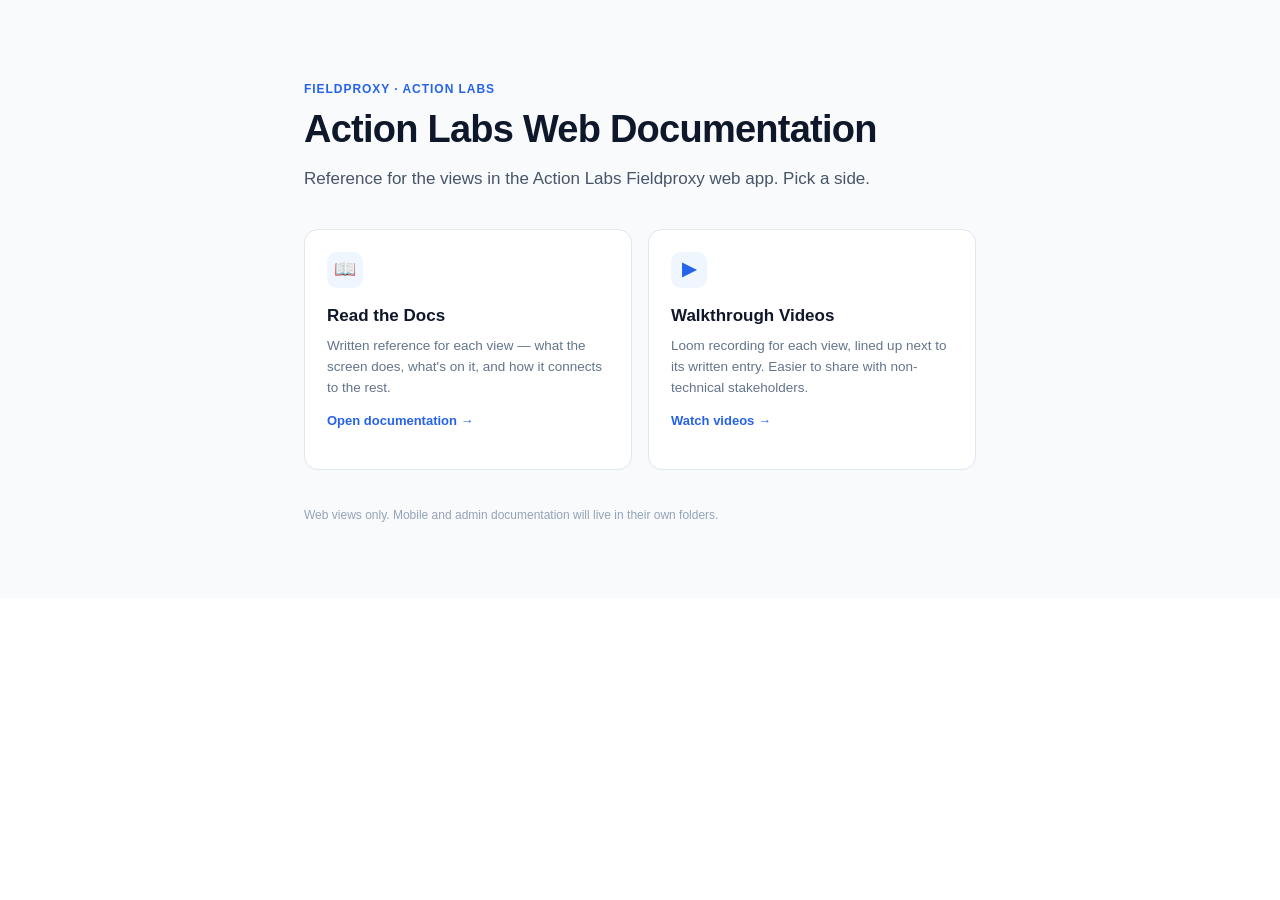
<file: index.html>
<!doctype html>
<html lang="en">
<head>
  <meta charset="utf-8" />
  <meta name="viewport" content="width=device-width, initial-scale=1" />
  <title>Action Labs — Documentation</title>
  <link rel="stylesheet" href="documentation/assets/style.css" />
  <style>
    body { background: #f8fafc; }
    .home-wrap {
      max-width: 720px;
      margin: 0 auto;
      padding: 80px 24px 60px;
    }
    .home-eyebrow {
      font-size: 12px;
      font-weight: 700;
      text-transform: uppercase;
      letter-spacing: 0.08em;
      color: #2563eb;
      margin: 0 0 8px;
    }
    .home-title {
      font-size: 38px;
      font-weight: 700;
      letter-spacing: -0.02em;
      color: #0f172a;
      margin: 0 0 14px;
      line-height: 1.15;
    }
    .home-lead {
      font-size: 17px;
      color: #475569;
      margin: 0 0 36px;
      line-height: 1.6;
    }
    .home-cards {
      display: grid;
      gap: 16px;
      grid-template-columns: 1fr 1fr;
    }
    @media (max-width: 640px) {
      .home-cards { grid-template-columns: 1fr; }
      .home-title { font-size: 30px; }
    }
    .home-card {
      display: block;
      padding: 22px 22px 24px;
      background: #fff;
      border: 1px solid #e2e8f0;
      border-radius: 14px;
      text-decoration: none;
      transition: border-color 150ms ease, transform 150ms ease, box-shadow 150ms ease;
    }
    .home-card:hover {
      border-color: #2563eb;
      transform: translateY(-1px);
      box-shadow: 0 8px 20px rgba(37, 99, 235, 0.10);
      text-decoration: none;
    }
    .home-card-icon {
      width: 36px; height: 36px;
      border-radius: 10px;
      background: #eff6ff;
      color: #2563eb;
      display: inline-flex; align-items: center; justify-content: center;
      font-size: 18px; font-weight: 700;
      margin-bottom: 14px;
    }
    .home-card-title {
      font-size: 17px;
      font-weight: 700;
      color: #0f172a;
      margin: 0 0 6px;
    }
    .home-card-desc {
      font-size: 13.5px;
      color: #64748b;
      margin: 0;
      line-height: 1.55;
    }
    .home-card-cta {
      margin-top: 12px;
      font-size: 13px;
      font-weight: 600;
      color: #2563eb;
    }
    .home-meta {
      margin-top: 36px;
      font-size: 12px;
      color: #94a3b8;
    }
  </style>
</head>
<body>
  <div class="home-wrap">
    <p class="home-eyebrow">Fieldproxy · Action Labs</p>
    <h1 class="home-title">Action Labs Web Documentation</h1>
    <p class="home-lead">
      Reference for the views in the Action Labs Fieldproxy web app. Pick a side.
    </p>

    <div class="home-cards">
      <a class="home-card" href="documentation/index.html">
        <div class="home-card-icon">📖</div>
        <p class="home-card-title">Read the Docs</p>
        <p class="home-card-desc">
          Written reference for each view — what the screen does, what's on it,
          and how it connects to the rest.
        </p>
        <p class="home-card-cta">Open documentation →</p>
      </a>

      <a class="home-card" href="walkthrough_videos/videos.html">
        <div class="home-card-icon">▶</div>
        <p class="home-card-title">Walkthrough Videos</p>
        <p class="home-card-desc">
          Loom recording for each view, lined up next to its written entry. Easier
          to share with non-technical stakeholders.
        </p>
        <p class="home-card-cta">Watch videos →</p>
      </a>
    </div>

    <p class="home-meta">Web views only. Mobile and admin documentation will live in their own folders.</p>
  </div>
</body>
</html>
</file>
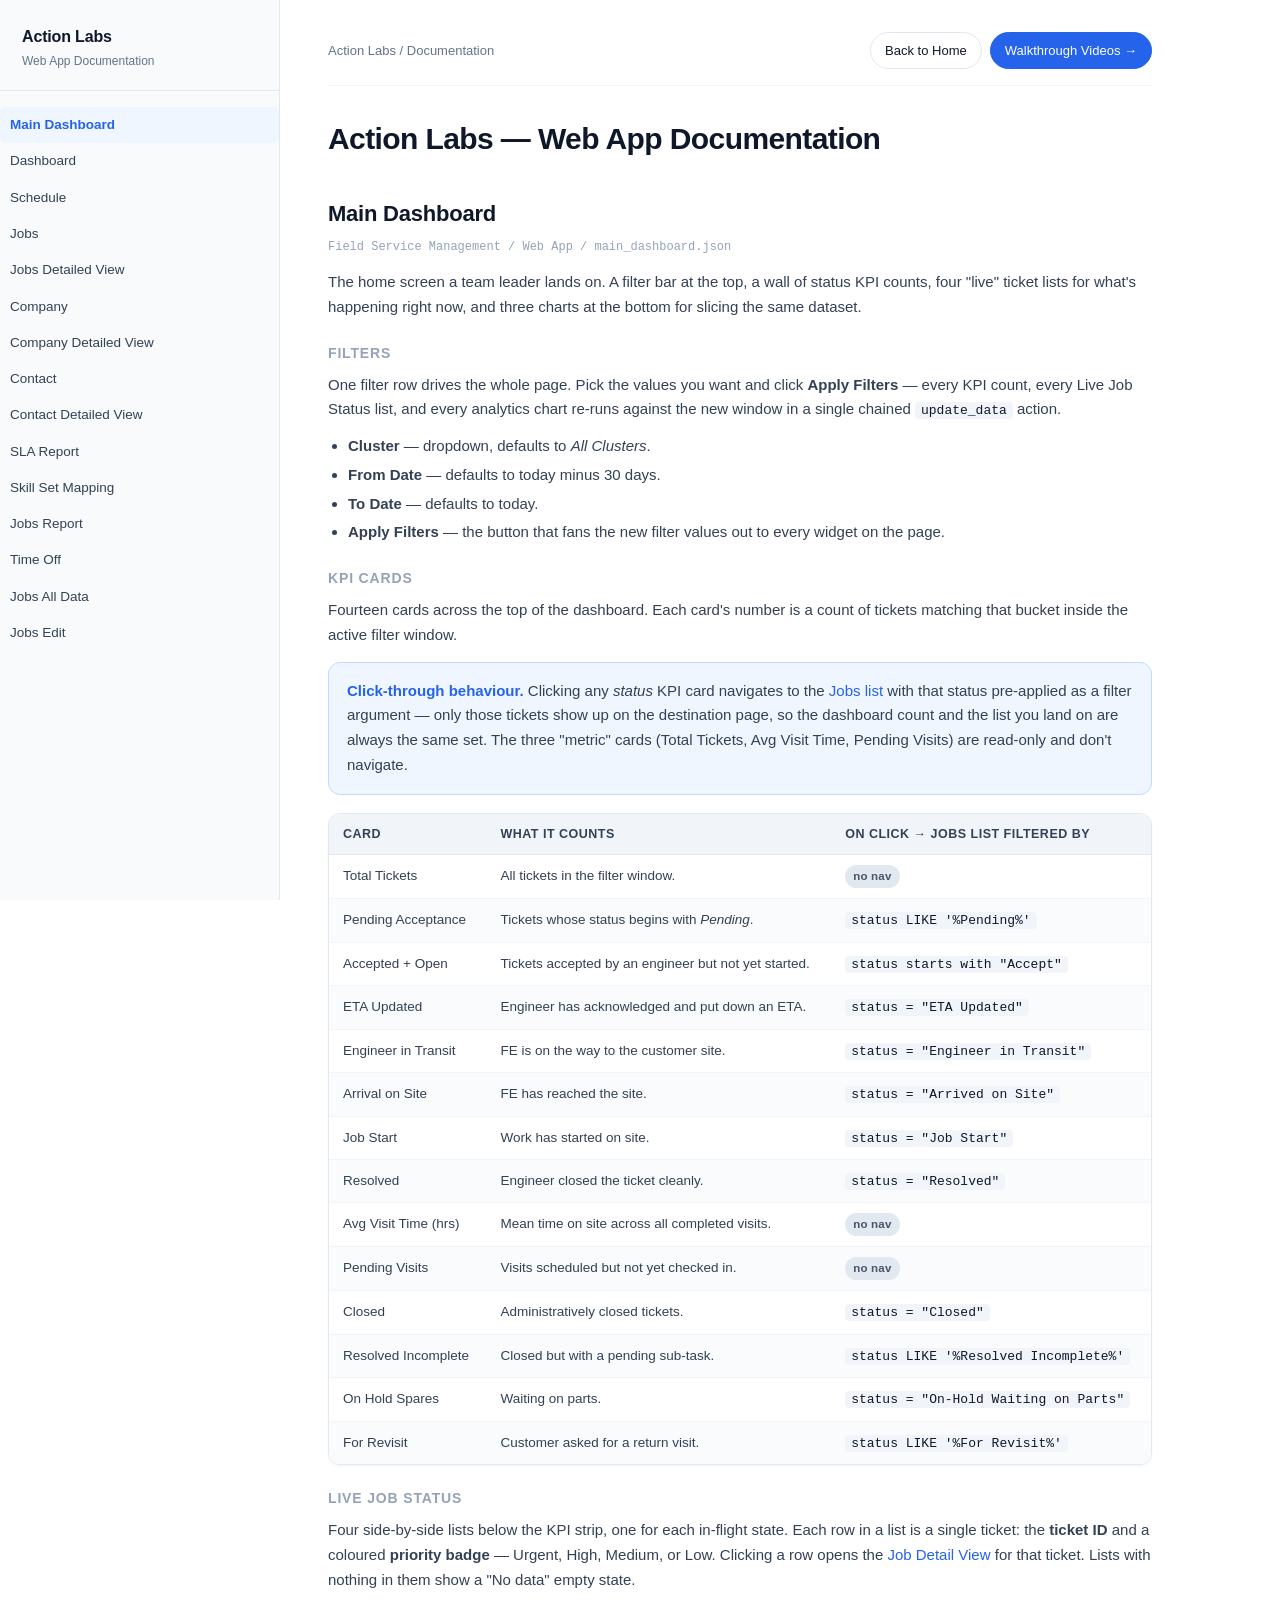
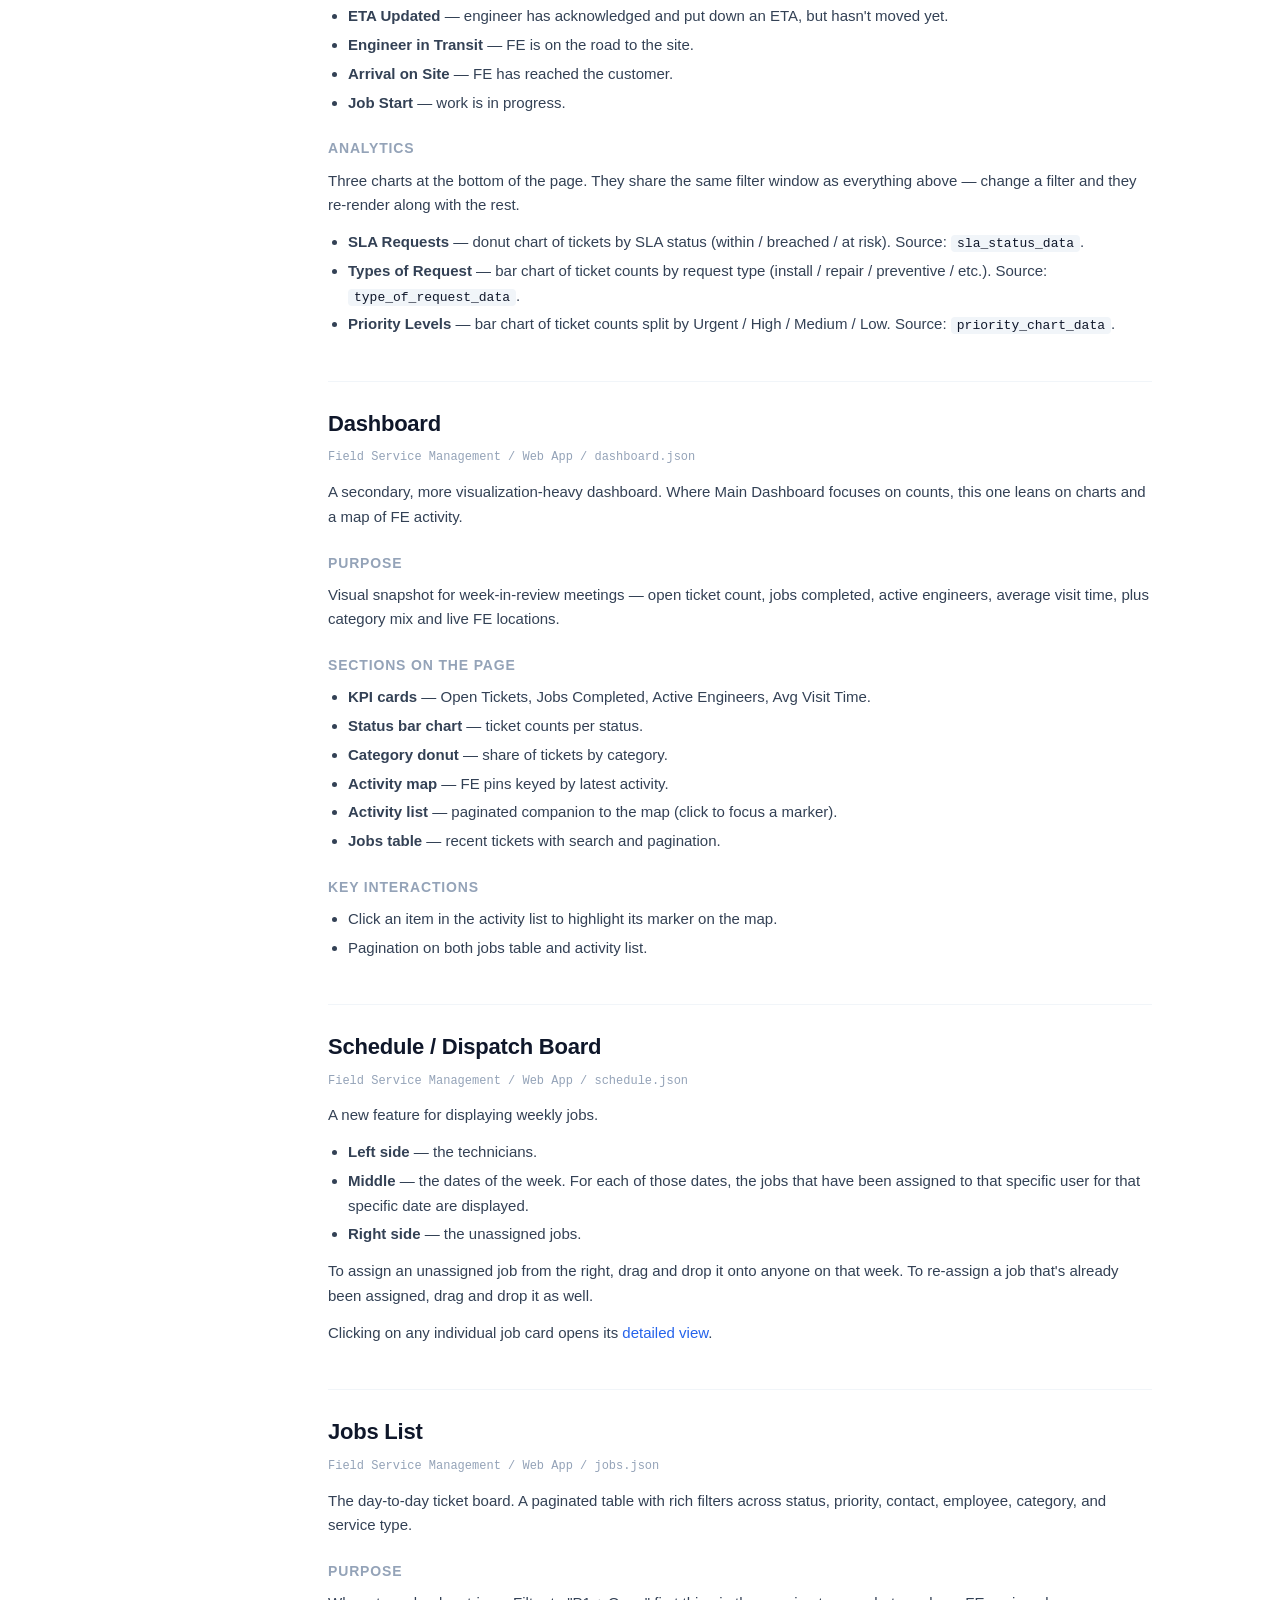
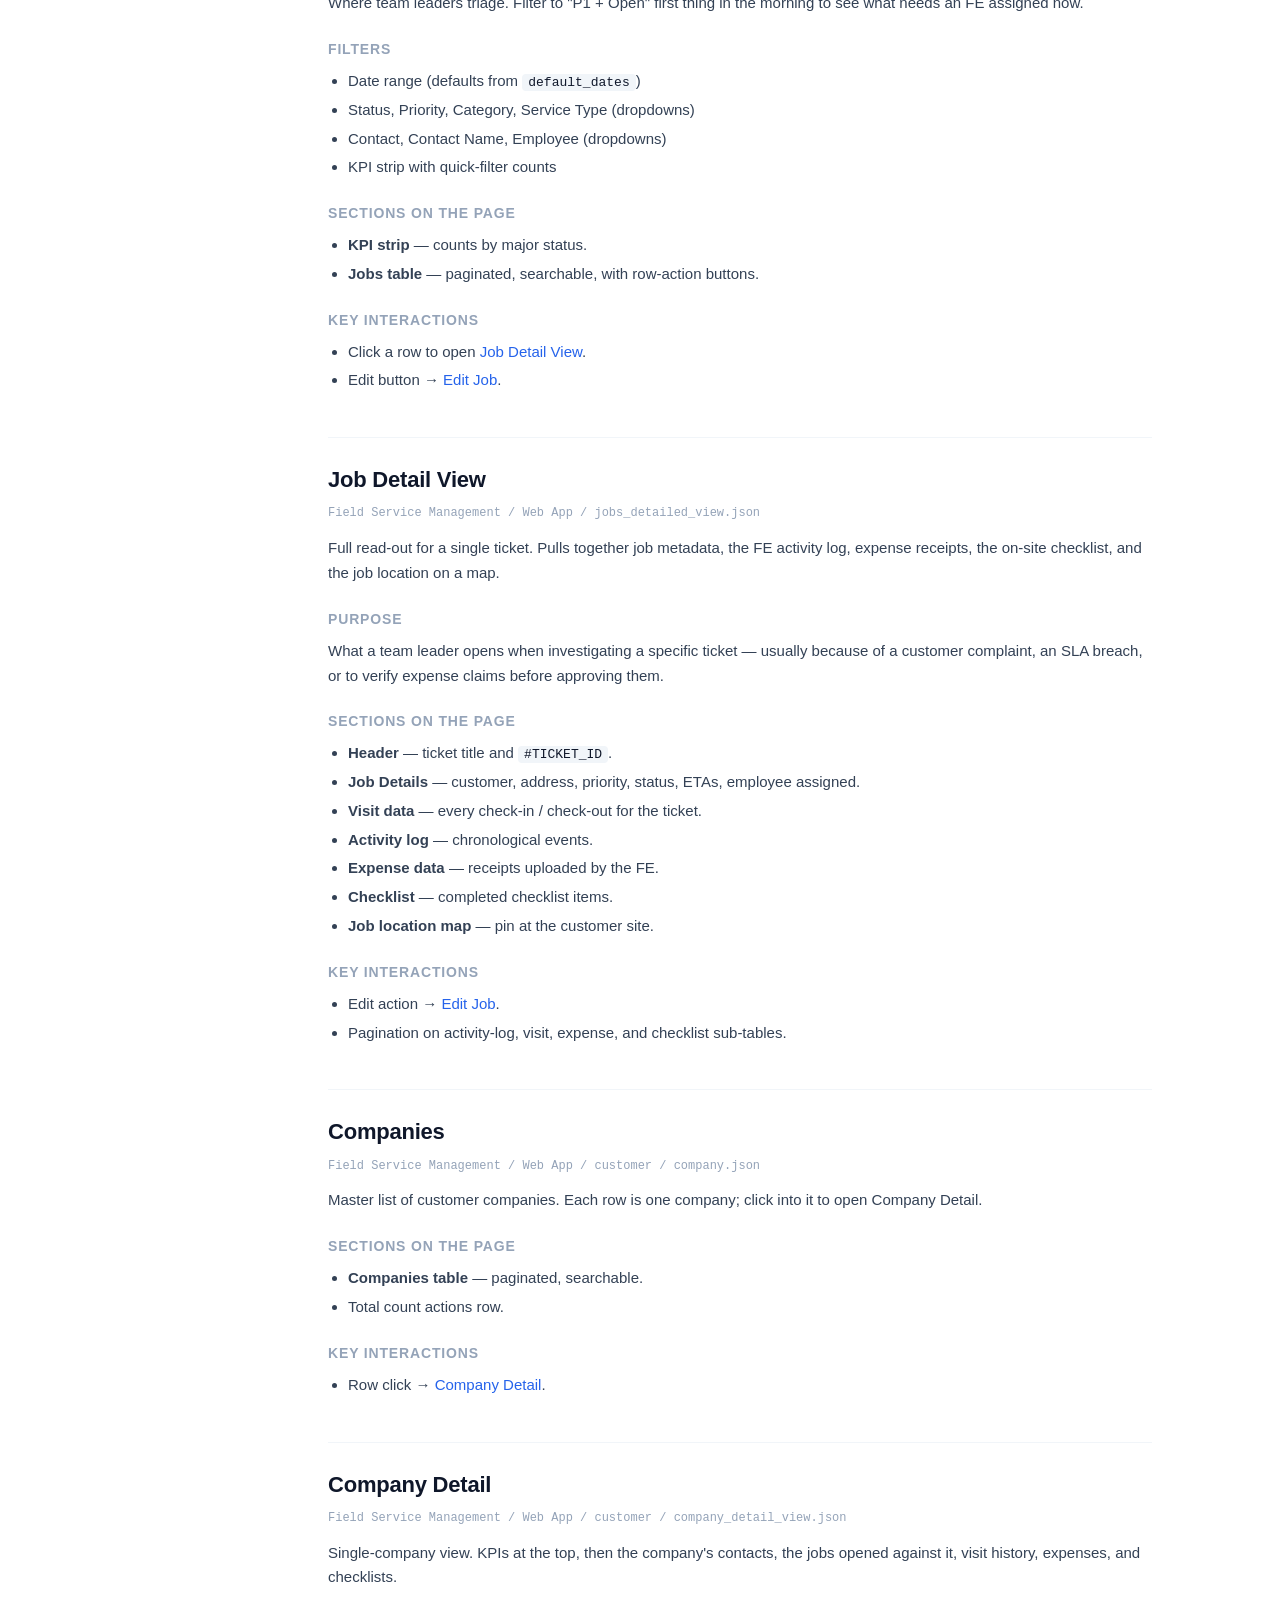
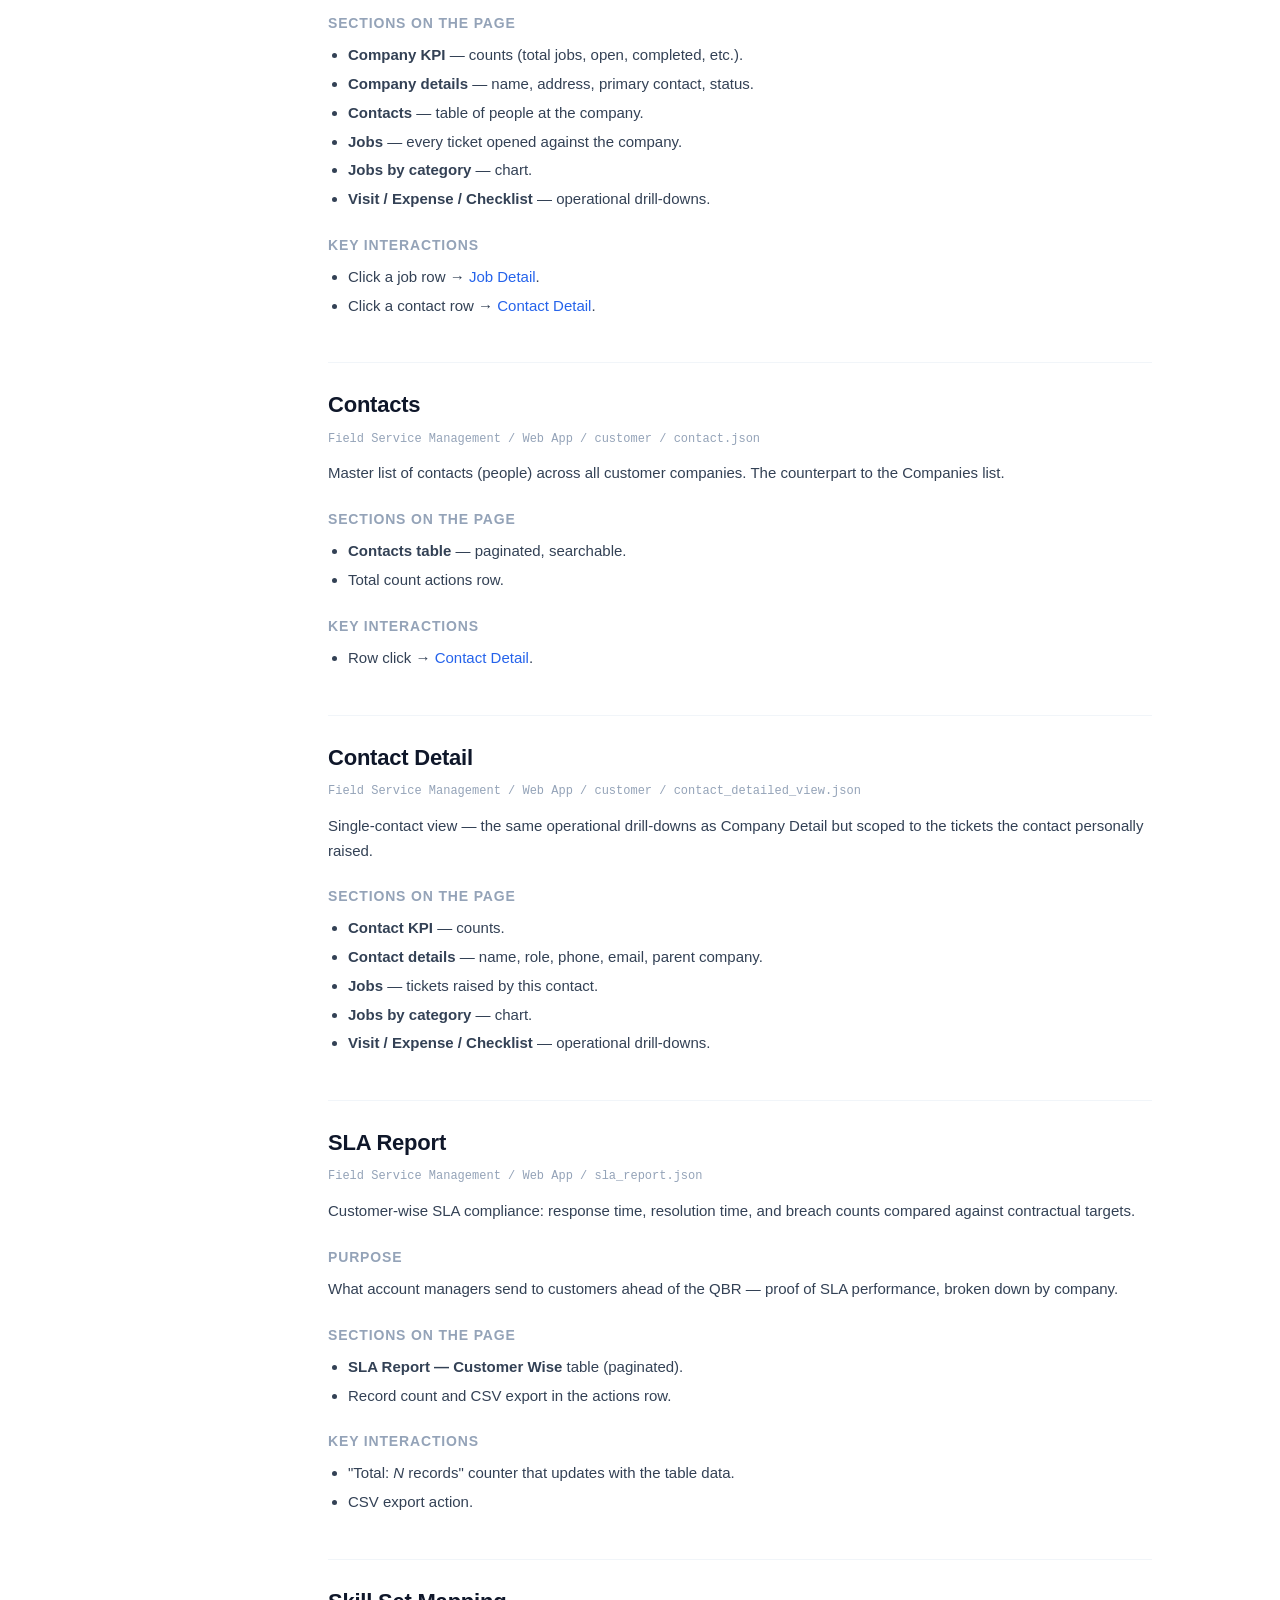
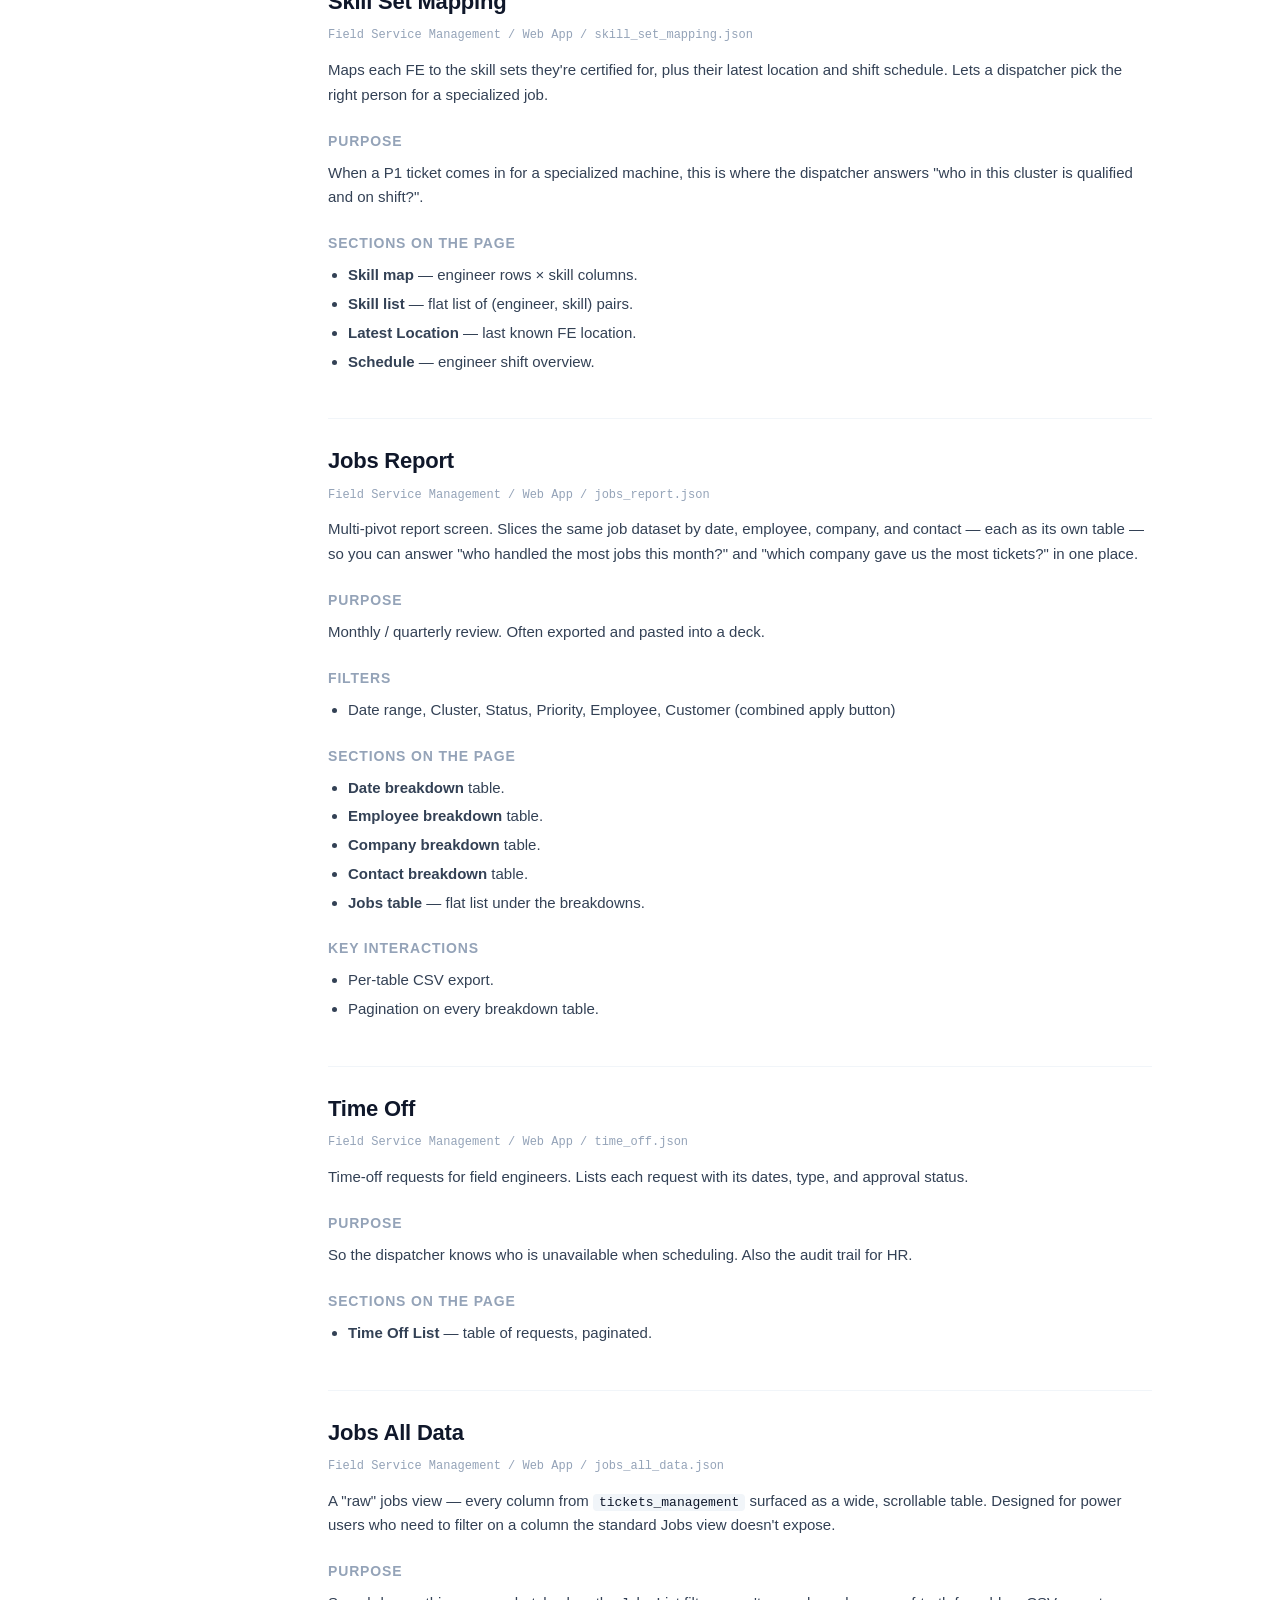
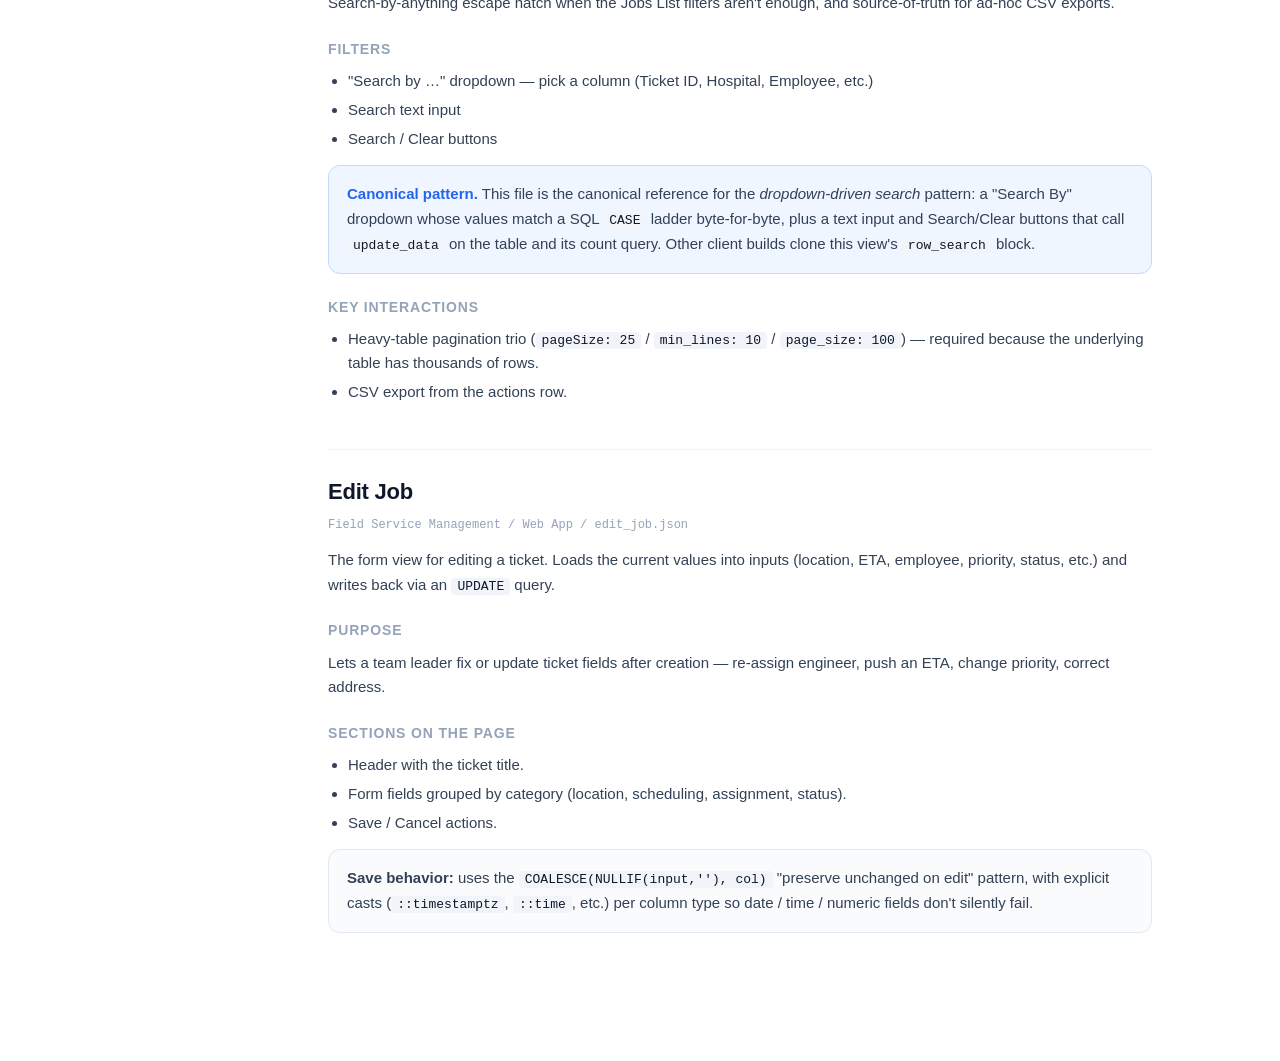
<file: documentation/index.html>
<!doctype html>
<html lang="en">
<head>
  <meta charset="utf-8" />
  <meta name="viewport" content="width=device-width, initial-scale=1" />
  <title>Action Labs — Web Documentation</title>
  <meta name="description" content="Documentation for the Action Labs Fieldproxy web application views." />
  <link rel="stylesheet" href="assets/style.css" />
</head>
<body>
  <div class="layout">
    <aside class="sidebar">
      <div class="brand">
        <p class="brand-title">Action Labs</p>
        <p class="brand-subtitle">Web App Documentation</p>
      </div>

      <nav>
        <ul class="nav-list">
            <li><a href="#fsm-main-dashboard">Main Dashboard</a></li>
            <li><a href="#fsm-dashboard">Dashboard</a></li>
            <li><a href="#fsm-schedule">Schedule</a></li>
            <li><a href="#fsm-jobs">Jobs</a></li>
            <li><a href="#fsm-job-detail">Jobs Detailed View</a></li>
            <li><a href="#cust-companies">Company</a></li>
            <li><a href="#cust-company-detail">Company Detailed View</a></li>
            <li><a href="#cust-contacts">Contact</a></li>
            <li><a href="#cust-contact-detail">Contact Detailed View</a></li>
            <li><a href="#fsm-sla-report">SLA Report</a></li>
            <li><a href="#fsm-skill-set-mapping">Skill Set Mapping</a></li>
            <li><a href="#fsm-jobs-report">Jobs Report</a></li>
            <li><a href="#fsm-time-off">Time Off</a></li>
            <li><a href="#fsm-jobs-all-data">Jobs All Data</a></li>
            <li><a href="#fsm-edit-job">Jobs Edit</a></li>
        </ul>
      </nav>
    </aside>

    <main class="main">
      <div class="topbar">
        <div class="crumb">Action Labs / Documentation</div>
        <div class="topbar-actions">
          <a class="pill" href="../">Back to Home</a>
          <a class="pill primary" href="../walkthrough_videos/videos.html">Walkthrough Videos →</a>
        </div>
      </div>

      <h1 class="page-title">Action Labs — Web App Documentation</h1>

      <section id="fsm-main-dashboard" class="view-section">
        <h2>Main Dashboard</h2>
        <p class="section-meta">Field Service Management / Web App / main_dashboard.json</p>
        <p>
          The home screen a team leader lands on. A filter bar at the top, a wall of
          status KPI counts, four "live" ticket lists for what's happening right now,
          and three charts at the bottom for slicing the same dataset.
        </p>

        <h3>Filters</h3>
        <p>
          One filter row drives the whole page. Pick the values you want and click
          <strong>Apply Filters</strong> — every KPI count, every Live Job Status list,
          and every analytics chart re-runs against the new window in a single chained
          <code>update_data</code> action.
        </p>
        <ul>
          <li><strong>Cluster</strong> — dropdown, defaults to <em>All Clusters</em>.</li>
          <li><strong>From Date</strong> — defaults to today minus 30 days.</li>
          <li><strong>To Date</strong> — defaults to today.</li>
          <li><strong>Apply Filters</strong> — the button that fans the new filter values out to every widget on the page.</li>
        </ul>

        <h3>KPI cards</h3>
        <p>
          Fourteen cards across the top of the dashboard. Each card's number is a
          count of tickets matching that bucket inside the active filter window.
        </p>
        <div class="callout info">
          <strong>Click-through behaviour.</strong> Clicking any
          <em>status</em> KPI card navigates to the
          <a href="#fsm-jobs">Jobs list</a> with that status pre-applied as a filter
          argument — only those tickets show up on the destination page, so the
          dashboard count and the list you land on are always the same set.
          The three "metric" cards (Total Tickets, Avg Visit Time, Pending Visits) are
          read-only and don't navigate.
        </div>

        <div class="table-wrap">
          <table>
            <thead>
              <tr><th>Card</th><th>What it counts</th><th>On click → Jobs list filtered by</th></tr>
            </thead>
            <tbody>
              <tr><td>Total Tickets</td><td>All tickets in the filter window.</td><td><span class="badge gray">no nav</span></td></tr>
              <tr><td>Pending Acceptance</td><td>Tickets whose status begins with <em>Pending</em>.</td><td><code>status LIKE '%Pending%'</code></td></tr>
              <tr><td>Accepted + Open</td><td>Tickets accepted by an engineer but not yet started.</td><td><code>status starts with "Accept"</code></td></tr>
              <tr><td>ETA Updated</td><td>Engineer has acknowledged and put down an ETA.</td><td><code>status = "ETA Updated"</code></td></tr>
              <tr><td>Engineer in Transit</td><td>FE is on the way to the customer site.</td><td><code>status = "Engineer in Transit"</code></td></tr>
              <tr><td>Arrival on Site</td><td>FE has reached the site.</td><td><code>status = "Arrived on Site"</code></td></tr>
              <tr><td>Job Start</td><td>Work has started on site.</td><td><code>status = "Job Start"</code></td></tr>
              <tr><td>Resolved</td><td>Engineer closed the ticket cleanly.</td><td><code>status = "Resolved"</code></td></tr>
              <tr><td>Avg Visit Time (hrs)</td><td>Mean time on site across all completed visits.</td><td><span class="badge gray">no nav</span></td></tr>
              <tr><td>Pending Visits</td><td>Visits scheduled but not yet checked in.</td><td><span class="badge gray">no nav</span></td></tr>
              <tr><td>Closed</td><td>Administratively closed tickets.</td><td><code>status = "Closed"</code></td></tr>
              <tr><td>Resolved Incomplete</td><td>Closed but with a pending sub-task.</td><td><code>status LIKE '%Resolved Incomplete%'</code></td></tr>
              <tr><td>On Hold Spares</td><td>Waiting on parts.</td><td><code>status = "On-Hold Waiting on Parts"</code></td></tr>
              <tr><td>For Revisit</td><td>Customer asked for a return visit.</td><td><code>status LIKE '%For Revisit%'</code></td></tr>
            </tbody>
          </table>
        </div>

        <h3>Live Job Status</h3>
        <p>
          Four side-by-side lists below the KPI strip, one for each in-flight state.
          Each row in a list is a single ticket: the <strong>ticket ID</strong> and
          a coloured <strong>priority badge</strong> — Urgent, High, Medium, or Low.
          Clicking a row opens the <a href="#fsm-job-detail">Job Detail View</a> for
          that ticket. Lists with nothing in them show a "No data" empty state.
        </p>
        <ul>
          <li><strong>ETA Updated</strong> — engineer has acknowledged and put down an ETA, but hasn't moved yet.</li>
          <li><strong>Engineer in Transit</strong> — FE is on the road to the site.</li>
          <li><strong>Arrival on Site</strong> — FE has reached the customer.</li>
          <li><strong>Job Start</strong> — work is in progress.</li>
        </ul>

        <h3>Analytics</h3>
        <p>
          Three charts at the bottom of the page. They share the same filter window
          as everything above — change a filter and they re-render along with the rest.
        </p>
        <ul>
          <li><strong>SLA Requests</strong> — donut chart of tickets by SLA status (within / breached / at risk). Source: <code>sla_status_data</code>.</li>
          <li><strong>Types of Request</strong> — bar chart of ticket counts by request type (install / repair / preventive / etc.). Source: <code>type_of_request_data</code>.</li>
          <li><strong>Priority Levels</strong> — bar chart of ticket counts split by Urgent / High / Medium / Low. Source: <code>priority_chart_data</code>.</li>
        </ul>
      </section>

      <section id="fsm-dashboard" class="view-section">
        <h2>Dashboard</h2>
        <p class="section-meta">Field Service Management / Web App / dashboard.json</p>
        <p>
          A secondary, more visualization-heavy dashboard. Where Main Dashboard
          focuses on counts, this one leans on charts and a map of FE activity.
        </p>

        <h3>Purpose</h3>
        <p>
          Visual snapshot for week-in-review meetings — open ticket count, jobs
          completed, active engineers, average visit time, plus category mix and
          live FE locations.
        </p>

        <h3>Sections on the page</h3>
        <ul>
          <li><strong>KPI cards</strong> — Open Tickets, Jobs Completed, Active Engineers, Avg Visit Time.</li>
          <li><strong>Status bar chart</strong> — ticket counts per status.</li>
          <li><strong>Category donut</strong> — share of tickets by category.</li>
          <li><strong>Activity map</strong> — FE pins keyed by latest activity.</li>
          <li><strong>Activity list</strong> — paginated companion to the map (click to focus a marker).</li>
          <li><strong>Jobs table</strong> — recent tickets with search and pagination.</li>
        </ul>

        <h3>Key interactions</h3>
        <ul>
          <li>Click an item in the activity list to highlight its marker on the map.</li>
          <li>Pagination on both jobs table and activity list.</li>
        </ul>
      </section>

      <section id="fsm-schedule" class="view-section">
        <h2>Schedule / Dispatch Board</h2>
        <p class="section-meta">Field Service Management / Web App / schedule.json</p>

        <p>
          A new feature for displaying weekly jobs.
        </p>

        <ul>
          <li><strong>Left side</strong> — the technicians.</li>
          <li><strong>Middle</strong> — the dates of the week. For each of those dates, the jobs that have been assigned to that specific user for that specific date are displayed.</li>
          <li><strong>Right side</strong> — the unassigned jobs.</li>
        </ul>

        <p>
          To assign an unassigned job from the right, drag and drop it onto anyone on
          that week. To re-assign a job that's already been assigned, drag and drop
          it as well.
        </p>

        <p>
          Clicking on any individual job card opens its <a href="#fsm-job-detail">detailed view</a>.
        </p>
      </section>

      <section id="fsm-jobs" class="view-section">
        <h2>Jobs List</h2>
        <p class="section-meta">Field Service Management / Web App / jobs.json</p>
        <p>
          The day-to-day ticket board. A paginated table with rich filters across
          status, priority, contact, employee, category, and service type.
        </p>

        <h3>Purpose</h3>
        <p>
          Where team leaders triage. Filter to "P1 + Open" first thing in the morning
          to see what needs an FE assigned now.
        </p>

        <h3>Filters</h3>
        <ul>
          <li>Date range (defaults from <code>default_dates</code>)</li>
          <li>Status, Priority, Category, Service Type (dropdowns)</li>
          <li>Contact, Contact Name, Employee (dropdowns)</li>
          <li>KPI strip with quick-filter counts</li>
        </ul>

        <h3>Sections on the page</h3>
        <ul>
          <li><strong>KPI strip</strong> — counts by major status.</li>
          <li><strong>Jobs table</strong> — paginated, searchable, with row-action buttons.</li>
        </ul>

        <h3>Key interactions</h3>
        <ul>
          <li>Click a row to open <a href="#fsm-job-detail">Job Detail View</a>.</li>
          <li>Edit button → <a href="#fsm-edit-job">Edit Job</a>.</li>
        </ul>
      </section>

      <section id="fsm-job-detail" class="view-section">
        <h2>Job Detail View</h2>
        <p class="section-meta">Field Service Management / Web App / jobs_detailed_view.json</p>
        <p>
          Full read-out for a single ticket. Pulls together job metadata, the FE
          activity log, expense receipts, the on-site checklist, and the job
          location on a map.
        </p>

        <h3>Purpose</h3>
        <p>
          What a team leader opens when investigating a specific ticket — usually
          because of a customer complaint, an SLA breach, or to verify expense
          claims before approving them.
        </p>

        <h3>Sections on the page</h3>
        <ul>
          <li><strong>Header</strong> — ticket title and <code>#TICKET_ID</code>.</li>
          <li><strong>Job Details</strong> — customer, address, priority, status, ETAs, employee assigned.</li>
          <li><strong>Visit data</strong> — every check-in / check-out for the ticket.</li>
          <li><strong>Activity log</strong> — chronological events.</li>
          <li><strong>Expense data</strong> — receipts uploaded by the FE.</li>
          <li><strong>Checklist</strong> — completed checklist items.</li>
          <li><strong>Job location map</strong> — pin at the customer site.</li>
        </ul>

        <h3>Key interactions</h3>
        <ul>
          <li>Edit action → <a href="#fsm-edit-job">Edit Job</a>.</li>
          <li>Pagination on activity-log, visit, expense, and checklist sub-tables.</li>
        </ul>
      </section>

      <section id="cust-companies" class="view-section">
        <h2>Companies</h2>
        <p class="section-meta">Field Service Management / Web App / customer / company.json</p>
        <p>
          Master list of customer companies. Each row is one company; click into it
          to open Company Detail.
        </p>

        <h3>Sections on the page</h3>
        <ul>
          <li><strong>Companies table</strong> — paginated, searchable.</li>
          <li>Total count actions row.</li>
        </ul>

        <h3>Key interactions</h3>
        <ul><li>Row click → <a href="#cust-company-detail">Company Detail</a>.</li></ul>
      </section>

      <section id="cust-company-detail" class="view-section">
        <h2>Company Detail</h2>
        <p class="section-meta">Field Service Management / Web App / customer / company_detail_view.json</p>
        <p>
          Single-company view. KPIs at the top, then the company's contacts, the jobs
          opened against it, visit history, expenses, and checklists.
        </p>

        <h3>Sections on the page</h3>
        <ul>
          <li><strong>Company KPI</strong> — counts (total jobs, open, completed, etc.).</li>
          <li><strong>Company details</strong> — name, address, primary contact, status.</li>
          <li><strong>Contacts</strong> — table of people at the company.</li>
          <li><strong>Jobs</strong> — every ticket opened against the company.</li>
          <li><strong>Jobs by category</strong> — chart.</li>
          <li><strong>Visit / Expense / Checklist</strong> — operational drill-downs.</li>
        </ul>

        <h3>Key interactions</h3>
        <ul>
          <li>Click a job row → <a href="#fsm-job-detail">Job Detail</a>.</li>
          <li>Click a contact row → <a href="#cust-contact-detail">Contact Detail</a>.</li>
        </ul>
      </section>

      <section id="cust-contacts" class="view-section">
        <h2>Contacts</h2>
        <p class="section-meta">Field Service Management / Web App / customer / contact.json</p>
        <p>
          Master list of contacts (people) across all customer companies. The
          counterpart to the Companies list.
        </p>

        <h3>Sections on the page</h3>
        <ul>
          <li><strong>Contacts table</strong> — paginated, searchable.</li>
          <li>Total count actions row.</li>
        </ul>

        <h3>Key interactions</h3>
        <ul><li>Row click → <a href="#cust-contact-detail">Contact Detail</a>.</li></ul>
      </section>

      <section id="cust-contact-detail" class="view-section">
        <h2>Contact Detail</h2>
        <p class="section-meta">Field Service Management / Web App / customer / contact_detailed_view.json</p>
        <p>
          Single-contact view — the same operational drill-downs as Company Detail
          but scoped to the tickets the contact personally raised.
        </p>

        <h3>Sections on the page</h3>
        <ul>
          <li><strong>Contact KPI</strong> — counts.</li>
          <li><strong>Contact details</strong> — name, role, phone, email, parent company.</li>
          <li><strong>Jobs</strong> — tickets raised by this contact.</li>
          <li><strong>Jobs by category</strong> — chart.</li>
          <li><strong>Visit / Expense / Checklist</strong> — operational drill-downs.</li>
        </ul>
      </section>

      <section id="fsm-sla-report" class="view-section">
        <h2>SLA Report</h2>
        <p class="section-meta">Field Service Management / Web App / sla_report.json</p>
        <p>
          Customer-wise SLA compliance: response time, resolution time, and breach
          counts compared against contractual targets.
        </p>

        <h3>Purpose</h3>
        <p>
          What account managers send to customers ahead of the QBR — proof of SLA
          performance, broken down by company.
        </p>

        <h3>Sections on the page</h3>
        <ul>
          <li><strong>SLA Report — Customer Wise</strong> table (paginated).</li>
          <li>Record count and CSV export in the actions row.</li>
        </ul>

        <h3>Key interactions</h3>
        <ul>
          <li>"Total: <em>N</em> records" counter that updates with the table data.</li>
          <li>CSV export action.</li>
        </ul>
      </section>

      <section id="fsm-skill-set-mapping" class="view-section">
        <h2>Skill Set Mapping</h2>
        <p class="section-meta">Field Service Management / Web App / skill_set_mapping.json</p>
        <p>
          Maps each FE to the skill sets they're certified for, plus their latest
          location and shift schedule. Lets a dispatcher pick the right person for
          a specialized job.
        </p>

        <h3>Purpose</h3>
        <p>
          When a P1 ticket comes in for a specialized machine, this is where the
          dispatcher answers "who in this cluster is qualified and on shift?".
        </p>

        <h3>Sections on the page</h3>
        <ul>
          <li><strong>Skill map</strong> — engineer rows × skill columns.</li>
          <li><strong>Skill list</strong> — flat list of (engineer, skill) pairs.</li>
          <li><strong>Latest Location</strong> — last known FE location.</li>
          <li><strong>Schedule</strong> — engineer shift overview.</li>
        </ul>
      </section>

      <section id="fsm-jobs-report" class="view-section">
        <h2>Jobs Report</h2>
        <p class="section-meta">Field Service Management / Web App / jobs_report.json</p>
        <p>
          Multi-pivot report screen. Slices the same job dataset by date, employee,
          company, and contact — each as its own table — so you can answer
          "who handled the most jobs this month?" and "which company gave us the
          most tickets?" in one place.
        </p>

        <h3>Purpose</h3>
        <p>
          Monthly / quarterly review. Often exported and pasted into a deck.
        </p>

        <h3>Filters</h3>
        <ul><li>Date range, Cluster, Status, Priority, Employee, Customer (combined apply button)</li></ul>

        <h3>Sections on the page</h3>
        <ul>
          <li><strong>Date breakdown</strong> table.</li>
          <li><strong>Employee breakdown</strong> table.</li>
          <li><strong>Company breakdown</strong> table.</li>
          <li><strong>Contact breakdown</strong> table.</li>
          <li><strong>Jobs table</strong> — flat list under the breakdowns.</li>
        </ul>

        <h3>Key interactions</h3>
        <ul>
          <li>Per-table CSV export.</li>
          <li>Pagination on every breakdown table.</li>
        </ul>
      </section>

      <section id="fsm-time-off" class="view-section">
        <h2>Time Off</h2>
        <p class="section-meta">Field Service Management / Web App / time_off.json</p>
        <p>
          Time-off requests for field engineers. Lists each request with its dates,
          type, and approval status.
        </p>

        <h3>Purpose</h3>
        <p>
          So the dispatcher knows who is unavailable when scheduling. Also the audit
          trail for HR.
        </p>

        <h3>Sections on the page</h3>
        <ul>
          <li><strong>Time Off List</strong> — table of requests, paginated.</li>
        </ul>
      </section>

      <section id="fsm-jobs-all-data" class="view-section">
        <h2>Jobs All Data</h2>
        <p class="section-meta">Field Service Management / Web App / jobs_all_data.json</p>
        <p>
          A "raw" jobs view — every column from <code>tickets_management</code>
          surfaced as a wide, scrollable table. Designed for power users who need
          to filter on a column the standard Jobs view doesn't expose.
        </p>

        <h3>Purpose</h3>
        <p>
          Search-by-anything escape hatch when the Jobs List filters aren't enough,
          and source-of-truth for ad-hoc CSV exports.
        </p>

        <h3>Filters</h3>
        <ul>
          <li>"Search by …" dropdown — pick a column (Ticket ID, Hospital, Employee, etc.)</li>
          <li>Search text input</li>
          <li>Search / Clear buttons</li>
        </ul>

        <div class="callout info">
          <strong>Canonical pattern.</strong> This file is the canonical reference for
          the <em>dropdown-driven search</em> pattern: a "Search By" dropdown whose
          values match a SQL <code>CASE</code> ladder byte-for-byte, plus a text input
          and Search/Clear buttons that call <code>update_data</code> on the table and
          its count query. Other client builds clone this view's
          <code>row_search</code> block.
        </div>

        <h3>Key interactions</h3>
        <ul>
          <li>Heavy-table pagination trio (<code>pageSize: 25</code> / <code>min_lines: 10</code> / <code>page_size: 100</code>) — required because the underlying table has thousands of rows.</li>
          <li>CSV export from the actions row.</li>
        </ul>
      </section>

      <section id="fsm-edit-job" class="view-section">
        <h2>Edit Job</h2>
        <p class="section-meta">Field Service Management / Web App / edit_job.json</p>
        <p>
          The form view for editing a ticket. Loads the current values into inputs
          (location, ETA, employee, priority, status, etc.) and writes back via an
          <code>UPDATE</code> query.
        </p>

        <h3>Purpose</h3>
        <p>
          Lets a team leader fix or update ticket fields after creation —
          re-assign engineer, push an ETA, change priority, correct address.
        </p>

        <h3>Sections on the page</h3>
        <ul>
          <li>Header with the ticket title.</li>
          <li>Form fields grouped by category (location, scheduling, assignment, status).</li>
          <li>Save / Cancel actions.</li>
        </ul>

        <div class="callout">
          <strong>Save behavior:</strong> uses the
          <code>COALESCE(NULLIF(input,''), col)</code> "preserve unchanged on edit"
          pattern, with explicit casts (<code>::timestamptz</code>,
          <code>::time</code>, etc.) per column type so date / time / numeric fields
          don't silently fail.
        </div>
      </section>
    </main>
  </div>

  <script src="assets/script.js"></script>
</body>
</html>
</file>
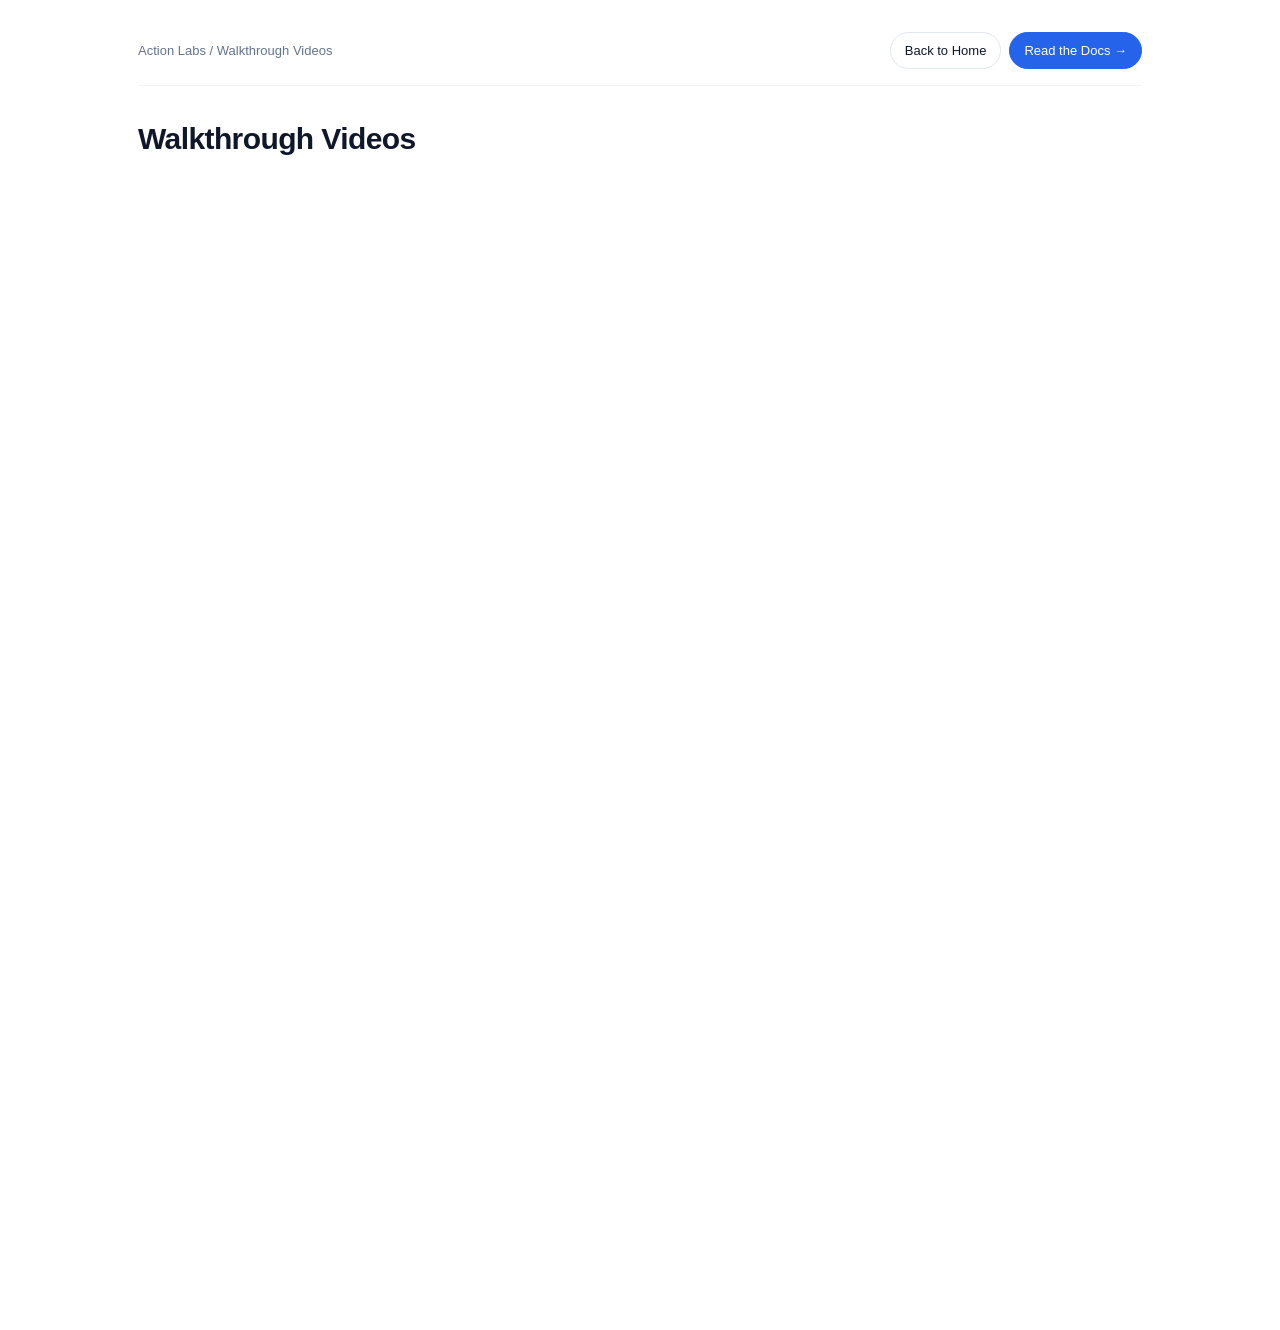
<file: walkthrough_videos/videos.html>
<!doctype html>
<html lang="en">
<head>
  <meta charset="utf-8" />
  <meta name="viewport" content="width=device-width, initial-scale=1" />
  <title>Action Labs — Walkthrough Videos</title>
  <link rel="stylesheet" href="../documentation/assets/style.css" />
</head>
<body>
  <main class="main" style="max-width: 1100px; margin: 0 auto;">
    <div class="topbar">
      <div class="crumb">Action Labs / Walkthrough Videos</div>
      <div class="topbar-actions">
        <a class="pill" href="../">Back to Home</a>
        <a class="pill primary" href="../documentation/index.html">Read the Docs →</a>
      </div>
    </div>

    <h1 class="page-title">Walkthrough Videos</h1>

    <div style="margin-bottom: 36px;">
      <div style="position: relative; padding-bottom: 50.10416666666666%; height: 0;"><iframe src="https://www.loom.com/embed/9c75caa3f87a4d23936ac88b0250df81" frameborder="0" webkitallowfullscreen mozallowfullscreen allowfullscreen style="position: absolute; top: 0; left: 0; width: 100%; height: 100%;"></iframe></div>
    </div>

    <div style="margin-bottom: 36px;">
      <div style="position: relative; padding-bottom: 50.10416666666666%; height: 0;"><iframe src="https://www.loom.com/embed/5c2f21f21b5f4f619d8411af41a6b8a0" frameborder="0" webkitallowfullscreen mozallowfullscreen allowfullscreen style="position: absolute; top: 0; left: 0; width: 100%; height: 100%;"></iframe></div>
    </div>
  </main>
</body>
</html>
</file>
<file: documentation/assets/style.css>
:root {
  --bg: #ffffff;
  --sidebar-bg: #f8fafc;
  --border: #e2e8f0;
  --border-soft: #f1f5f9;
  --text: #334155;
  --text-strong: #0f172a;
  --text-muted: #64748b;
  --text-faint: #94a3b8;
  --accent: #2563eb;
  --accent-soft: #eff6ff;
  --code-bg: #f1f5f9;
  --shadow: 0 1px 3px rgba(15, 23, 42, 0.04), 0 1px 2px rgba(15, 23, 42, 0.02);
}

* { box-sizing: border-box; }

html, body {
  margin: 0;
  padding: 0;
  background: var(--bg);
  color: var(--text);
  font-family: -apple-system, BlinkMacSystemFont, "Segoe UI", Roboto, "Helvetica Neue", Arial, sans-serif;
  font-size: 15px;
  line-height: 1.65;
  -webkit-font-smoothing: antialiased;
  -moz-osx-font-smoothing: grayscale;
}

a { color: var(--accent); text-decoration: none; }
a:hover { text-decoration: underline; }

code {
  background: var(--code-bg);
  padding: 1px 6px;
  border-radius: 4px;
  font-family: ui-monospace, SFMono-Regular, "SF Mono", Menlo, Consolas, monospace;
  font-size: 13px;
  color: #0f172a;
}

/* ---------- layout ---------- */

.layout {
  display: flex;
  min-height: 100vh;
}

.sidebar {
  width: 280px;
  flex-shrink: 0;
  background: var(--sidebar-bg);
  border-right: 1px solid var(--border);
  position: sticky;
  top: 0;
  align-self: flex-start;
  height: 100vh;
  overflow-y: auto;
  padding: 24px 0;
}

.brand {
  padding: 0 22px 18px;
  border-bottom: 1px solid var(--border);
  margin-bottom: 16px;
}

.brand-title {
  font-size: 16px;
  font-weight: 700;
  color: var(--text-strong);
  letter-spacing: -0.01em;
  margin: 0 0 2px;
}

.brand-subtitle {
  font-size: 12px;
  color: var(--text-muted);
  margin: 0;
}

.nav-group {
  padding: 14px 12px 4px;
}

.nav-group-label {
  font-size: 11px;
  font-weight: 600;
  text-transform: uppercase;
  letter-spacing: 0.06em;
  color: var(--text-faint);
  padding: 0 10px 6px;
  margin: 0;
}

.nav-list {
  list-style: none;
  padding: 0;
  margin: 0;
}

.nav-list a {
  display: block;
  padding: 7px 10px;
  font-size: 13.5px;
  color: var(--text);
  border-radius: 6px;
  text-decoration: none;
  transition: background 120ms ease, color 120ms ease;
}

.nav-list a:hover {
  background: #eef2f7;
  color: var(--text-strong);
}

.nav-list a.active {
  background: var(--accent-soft);
  color: var(--accent);
  font-weight: 600;
}

/* ---------- main content ---------- */

.main {
  flex: 1;
  min-width: 0;
  max-width: 920px;
  padding: 32px 48px 80px;
}

.topbar {
  display: flex;
  align-items: center;
  justify-content: space-between;
  gap: 12px;
  margin-bottom: 28px;
  padding-bottom: 16px;
  border-bottom: 1px solid var(--border-soft);
}

.crumb {
  font-size: 13px;
  color: var(--text-muted);
}

.topbar-actions { display: flex; gap: 8px; }

.pill {
  display: inline-flex;
  align-items: center;
  gap: 6px;
  padding: 7px 14px;
  font-size: 13px;
  font-weight: 500;
  border-radius: 999px;
  border: 1px solid var(--border);
  background: #fff;
  color: var(--text-strong);
  text-decoration: none;
  transition: background 120ms ease, border-color 120ms ease;
}

.pill:hover { background: var(--accent-soft); border-color: var(--accent); color: var(--accent); text-decoration: none; }

.pill.primary {
  background: var(--accent);
  color: #fff;
  border-color: var(--accent);
}

.pill.primary:hover { background: #1d4ed8; border-color: #1d4ed8; color: #fff; }

/* ---------- typography ---------- */

h1.page-title {
  font-size: 30px;
  font-weight: 700;
  color: var(--text-strong);
  letter-spacing: -0.02em;
  margin: 0 0 8px;
}

.page-lead {
  font-size: 16px;
  color: var(--text-muted);
  margin: 0 0 28px;
}

section.view-section {
  padding: 24px 0 32px;
  border-bottom: 1px solid var(--border-soft);
}

section.view-section:last-of-type { border-bottom: none; }

section.view-section h2 {
  font-size: 22px;
  font-weight: 700;
  color: var(--text-strong);
  letter-spacing: -0.01em;
  margin: 0 0 6px;
  scroll-margin-top: 24px;
}

.section-meta {
  font-size: 12px;
  color: var(--text-faint);
  margin: 0 0 14px;
  font-family: ui-monospace, SFMono-Regular, Menlo, monospace;
}

section.view-section h3 {
  font-size: 14px;
  font-weight: 600;
  text-transform: uppercase;
  letter-spacing: 0.06em;
  color: var(--text-faint);
  margin: 22px 0 8px;
}

section.view-section p {
  margin: 0 0 12px;
}

section.view-section ul {
  margin: 0 0 12px;
  padding-left: 20px;
}

section.view-section li { margin-bottom: 4px; }

/* ---------- module heading ---------- */

.module-heading {
  margin: 36px 0 6px;
  padding-top: 12px;
}

.module-heading .label {
  font-size: 11px;
  font-weight: 700;
  text-transform: uppercase;
  letter-spacing: 0.08em;
  color: var(--accent);
  margin: 0 0 4px;
}

.module-heading h2 {
  font-size: 24px;
  font-weight: 700;
  color: var(--text-strong);
  margin: 0 0 4px;
  border: 0;
}

.module-heading p {
  font-size: 14px;
  color: var(--text-muted);
  margin: 0 0 8px;
}

/* ---------- callouts ---------- */

.callout {
  border: 1px solid var(--border);
  background: #fafbfc;
  border-radius: 12px;
  padding: 16px 18px;
  margin: 14px 0 18px;
}

.callout.info {
  background: var(--accent-soft);
  border-color: #bfdbfe;
}

.callout.info strong { color: var(--accent); }

/* ---------- tables ---------- */

.table-wrap {
  border: 1px solid var(--border);
  border-radius: 12px;
  overflow: hidden;
  margin: 12px 0 18px;
  box-shadow: var(--shadow);
}

table {
  width: 100%;
  border-collapse: collapse;
  font-size: 13.5px;
}

thead th {
  background: #f1f5f9;
  color: #334155;
  text-align: left;
  font-weight: 600;
  padding: 10px 14px;
  border-bottom: 1px solid var(--border);
  font-size: 12.5px;
  text-transform: uppercase;
  letter-spacing: 0.04em;
}

tbody td {
  padding: 10px 14px;
  border-bottom: 1px solid var(--border-soft);
  vertical-align: top;
}

tbody tr:nth-child(even) td { background: #fafbfc; }
tbody tr:last-child td { border-bottom: none; }

/* ---------- status badges ---------- */

.badge {
  display: inline-block;
  padding: 2px 8px;
  border-radius: 999px;
  font-size: 11.5px;
  font-weight: 600;
  letter-spacing: 0.02em;
}

.badge.green { background: #dcfce7; color: #166534; }
.badge.amber { background: #fef3c7; color: #92400e; }
.badge.red { background: #fee2e2; color: #991b1b; }
.badge.blue { background: #dbeafe; color: #1e40af; }
.badge.gray { background: #e2e8f0; color: #475569; }
.badge.purple { background: #ede9fe; color: #5b21b6; }

/* ---------- video page ---------- */

.loom-slot {
  border: 1px dashed var(--border);
  border-radius: 12px;
  background: #fafbfc;
  padding: 28px;
  text-align: center;
  margin: 10px 0 24px;
  min-height: 200px;
  display: flex;
  flex-direction: column;
  align-items: center;
  justify-content: center;
  gap: 8px;
}

.loom-slot iframe {
  width: 100%;
  height: 420px;
  border: 0;
  border-radius: 8px;
}

.loom-slot .slot-label {
  font-size: 13px;
  color: var(--text-muted);
}

.loom-slot .slot-hint {
  font-size: 12px;
  color: var(--text-faint);
  font-family: ui-monospace, SFMono-Regular, Menlo, monospace;
  background: #fff;
  padding: 4px 10px;
  border-radius: 4px;
  border: 1px solid var(--border);
}

/* ---------- responsive ---------- */

@media (max-width: 900px) {
  .layout { flex-direction: column; }
  .sidebar {
    position: static;
    width: 100%;
    height: auto;
    border-right: 0;
    border-bottom: 1px solid var(--border);
    padding: 16px;
  }
  .main { padding: 24px 18px 60px; max-width: 100%; }
  .topbar { flex-wrap: wrap; }
}
</file>
